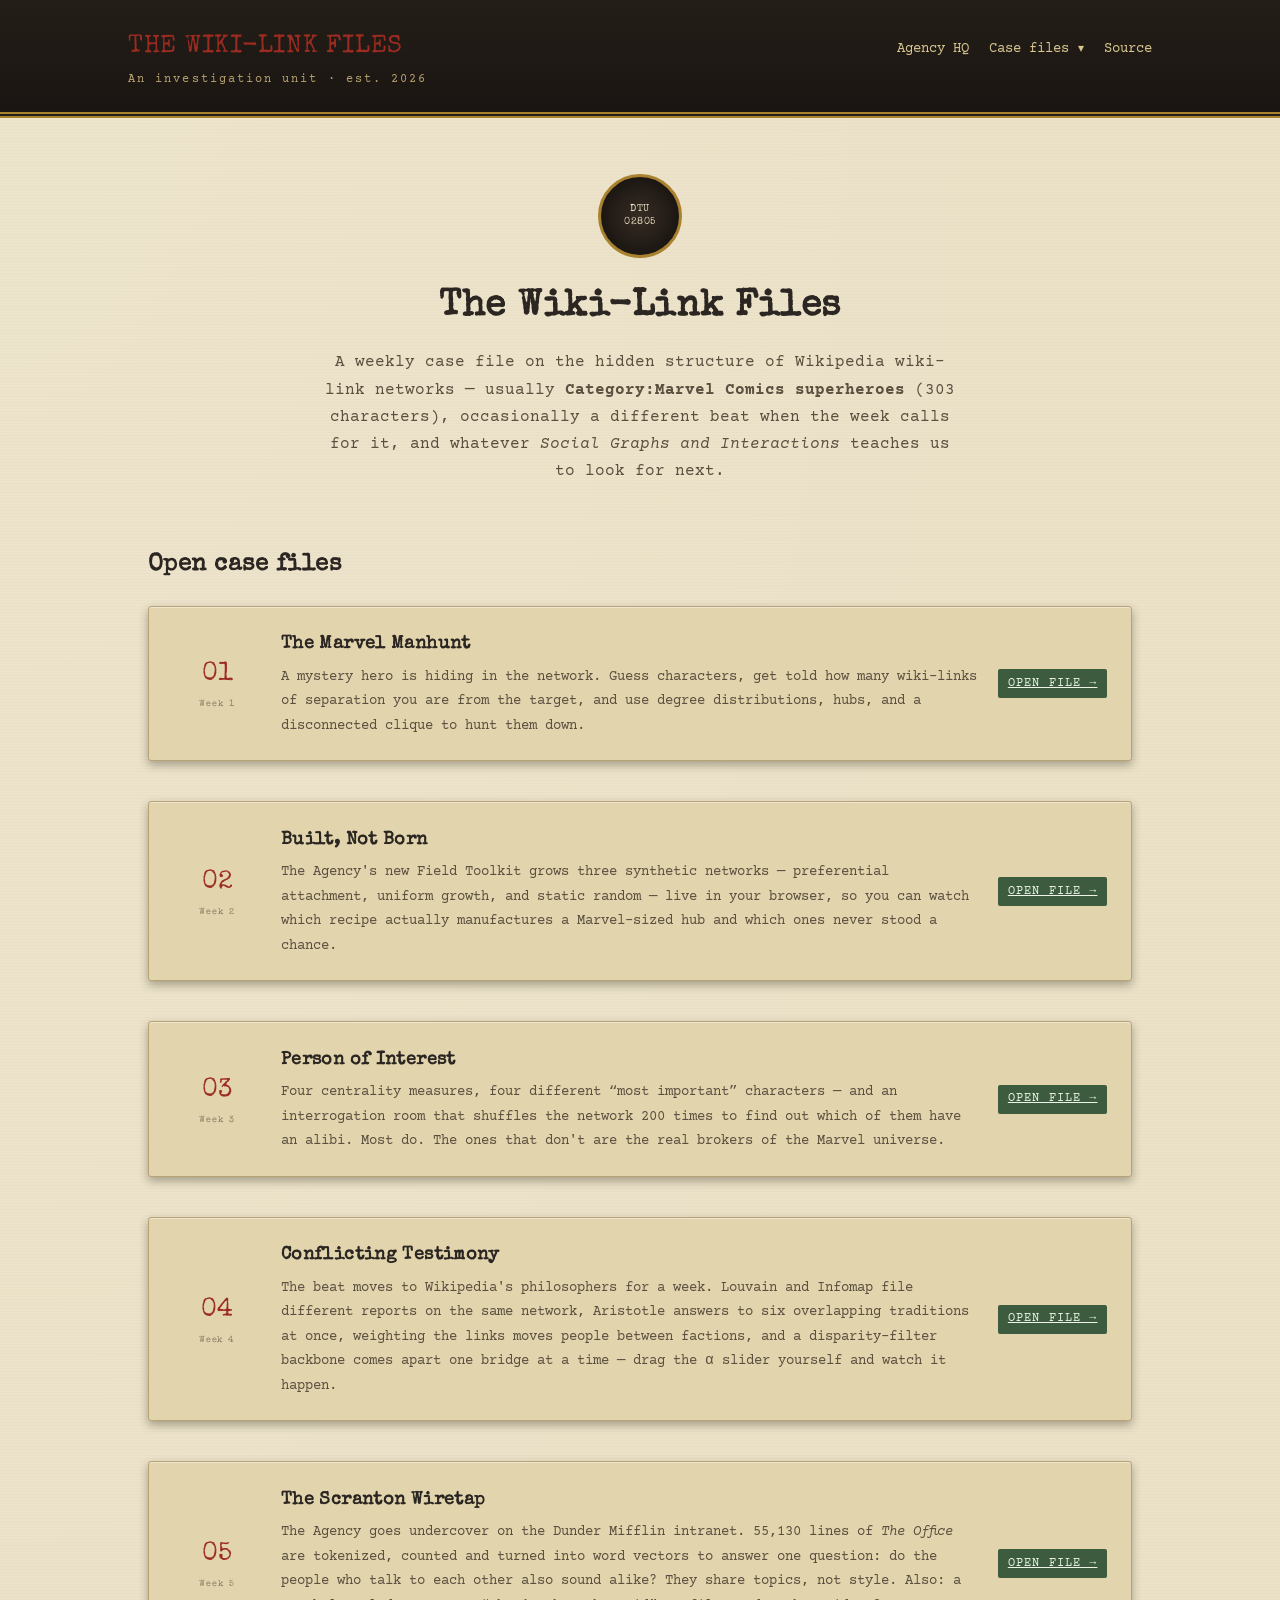
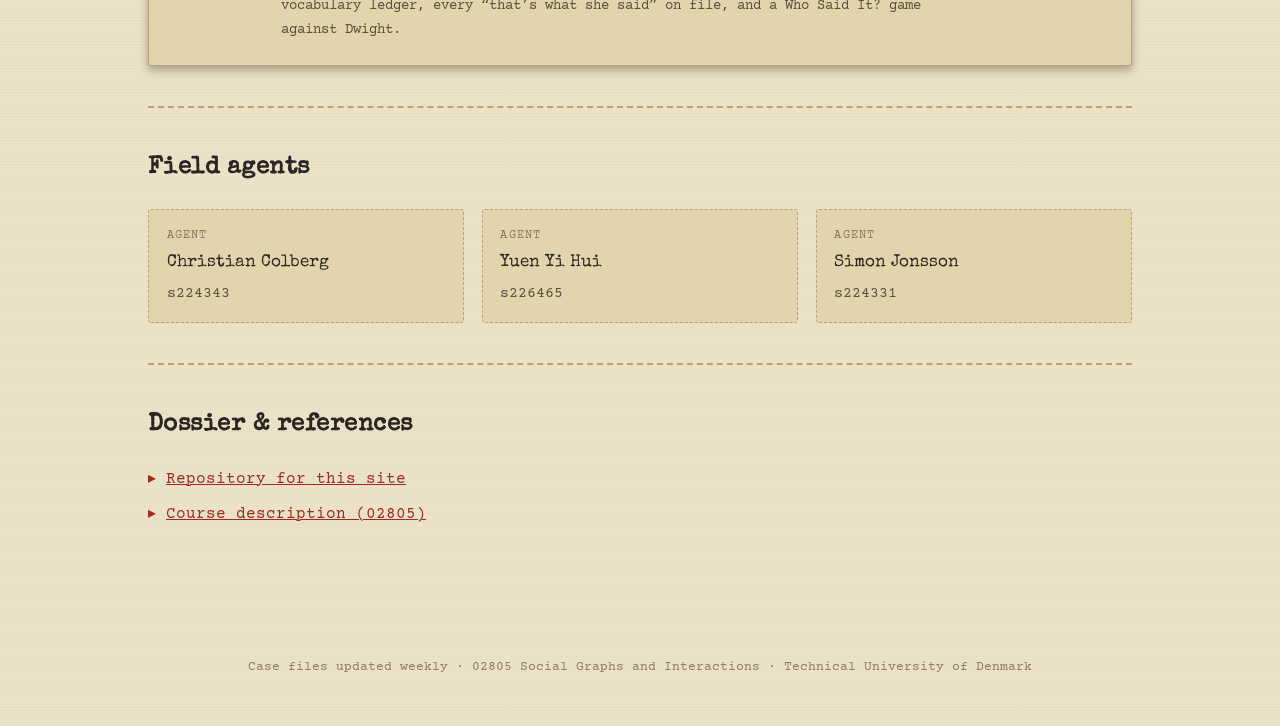
<file: index.html>
<!DOCTYPE html>
<html lang="en">
<head>
<meta charset="utf-8">
<meta name="viewport" content="width=device-width, initial-scale=1">
<title>The Wiki-Link Files — 02805 Group Project</title>
<meta name="description" content="An ongoing investigation into the Marvel wiki-link network. 02805 Social Graphs and Interactions, DTU.">
<link rel="stylesheet" href="assets/theme.css">
<style>
  .hero{
    text-align: center;
    padding: 1rem 0 2.5rem;
  }
  .hero h1{ font-size: 2.3rem; margin: 0 0 .6rem; }
  .hero p{ color: var(--ink-soft); max-width: 40rem; margin: 0 auto; }
  .agency-seal{
    width: 84px; height: 84px; margin: 0 auto 1.2rem;
    border: 3px solid var(--gold);
    border-radius: 50%;
    display: flex; align-items: center; justify-content: center;
    font-family: 'Special Elite', monospace;
    color: var(--paper);
    font-size: .62rem;
    text-align: center;
    line-height: 1.3;
    letter-spacing: .05em;
    background: radial-gradient(circle, #362c22, #1a1512 75%);
  }
  .case-list{ display: flex; flex-direction: column; gap: 1.25rem; }
  .case-row{
    display: grid;
    grid-template-columns: 5.5rem 1fr auto;
    gap: 1.25rem;
    align-items: center;
  }
  .case-row .num{
    font-family: 'Special Elite', monospace;
    font-size: 1.6rem;
    color: var(--red);
    text-align: center;
  }
  .case-row .num small{ display:block; font-size: .55rem; color: var(--ink-faint); letter-spacing: .1em; }
  .case-row h3{ margin: 0 0 .25rem; font-size: 1.15rem; }
  .case-row p{ margin: 0; color: var(--ink-soft); font-size: .9rem; }
  .case-status{
    font-size: .72rem;
    text-transform: uppercase;
    letter-spacing: .1em;
    padding: .3rem .6rem;
    border-radius: 2px;
    white-space: nowrap;
  }
  .case-status.open{ background: #3d5c3f; color: #eef5e8; }
  .case-status.pending{ background: #6e5238; color: #e9dcbe; }
  .roster{
    display: grid;
    grid-template-columns: repeat(auto-fit, minmax(15rem, 1fr));
    gap: 1.1rem;
  }
  .agent-card{
    background: var(--paper-alt);
    border: 1px dashed var(--line);
    padding: 1rem 1.1rem;
    border-radius: var(--radius);
  }
  .agent-card .role{ font-size: .75rem; text-transform: uppercase; letter-spacing: .1em; color: var(--ink-faint); }
  .agent-card .name{ font-family: 'Special Elite', monospace; font-size: 1.05rem; margin: .2rem 0; }
  .links-list{ padding-left: 0; list-style: none; }
  .links-list li{ margin-bottom: .5rem; }
  .links-list li::before{ content: "▸ "; color: var(--red); }
</style>
</head>
<body class="wlf">

<div class="wlf-masthead">
  <div class="wlf-masthead-inner">
    <a class="wlf-brand" href="index.html">THE WIKI-LINK FILES
      <small>An investigation unit &middot; est. 2026</small>
    </a>
    <nav class="wlf-nav">
      <a href="index.html">Agency HQ</a>
      <details class="wlf-cases">
        <summary>Case files</summary>
        <div class="wlf-cases-menu">
          <a href="posts/week1.html"><strong>Case No. 01</strong> The Marvel Manhunt</a>
          <a href="posts/week2.html"><strong>Case No. 02</strong> Built, Not Born</a>
          <a href="posts/week3.html"><strong>Case No. 03</strong> Person of Interest</a>
          <a href="posts/week4.html"><strong>Case No. 04</strong> Conflicting Testimony</a>
          <a href="posts/week5.html"><strong>Case No. 05</strong> The Scranton Wiretap</a>
        </div>
      </details>
      <a href="https://github.com/colberg00/colberg00.github.io">Source</a>
    </nav>
  </div>
</div>

<main class="wlf-main">

  <section class="hero">
    <div class="agency-seal">DTU<br>02805</div>
    <h1>The Wiki-Link Files</h1>
    <p>
      A weekly case file on the hidden structure of Wikipedia wiki-link networks &mdash; usually
      <strong>Category:Marvel Comics superheroes</strong> (303 characters), occasionally a different beat
      when the week calls for it, and whatever <em>Social Graphs and Interactions</em>
      teaches us to look for next.
    </p>
  </section>

  <h2>Open case files</h2>
  <div class="case-list">

    <div class="wlf-card">
      <div class="case-row">
        <div class="num">01<small>Week 1</small></div>
        <div>
          <h3>The Marvel Manhunt</h3>
          <p>
            A mystery hero is hiding in the network. Guess characters, get told how
            many wiki-links of separation you are from the target, and use degree
            distributions, hubs, and a disconnected clique to hunt them down.
          </p>
        </div>
        <a class="case-status open" href="posts/week1.html">Open file &rarr;</a>
      </div>
    </div>

    <div class="wlf-card">
      <div class="case-row">
        <div class="num">02<small>Week 2</small></div>
        <div>
          <h3>Built, Not Born</h3>
          <p>
            The Agency's new Field Toolkit grows three synthetic networks &mdash; preferential attachment,
            uniform growth, and static random &mdash; live in your browser, so you can watch which recipe
            actually manufactures a Marvel-sized hub and which ones never stood a chance.
          </p>
        </div>
        <a class="case-status open" href="posts/week2.html">Open file &rarr;</a>
      </div>
    </div>

    <div class="wlf-card">
      <div class="case-row">
        <div class="num">03<small>Week 3</small></div>
        <div>
          <h3>Person of Interest</h3>
          <p>
            Four centrality measures, four different &ldquo;most important&rdquo; characters &mdash; and an
            interrogation room that shuffles the network 200 times to find out which of them have an alibi.
            Most do. The ones that don't are the real brokers of the Marvel universe.
          </p>
        </div>
        <a class="case-status open" href="posts/week3.html">Open file &rarr;</a>
      </div>
    </div>

    <div class="wlf-card">
      <div class="case-row">
        <div class="num">04<small>Week 4</small></div>
        <div>
          <h3>Conflicting Testimony</h3>
          <p>
            The beat moves to Wikipedia's philosophers for a week. Louvain and Infomap file different reports on the
            same network, Aristotle answers to six overlapping traditions at once, weighting the links moves people
            between factions, and a disparity-filter backbone comes apart one bridge at a time &mdash; drag the
            &alpha; slider yourself and watch it happen.
          </p>
        </div>
        <a class="case-status open" href="posts/week4.html">Open file &rarr;</a>
      </div>
    </div>

    <div class="wlf-card">
      <div class="case-row">
        <div class="num">05<small>Week 5</small></div>
        <div>
          <h3>The Scranton Wiretap</h3>
          <p>
            The Agency goes undercover on the Dunder Mifflin intranet. 55,130 lines of <em>The Office</em> are tokenized,
            counted and turned into word vectors to answer one question: do the people who talk to each other also
            sound alike? They share topics, not style. Also: a vocabulary ledger, every &ldquo;that&rsquo;s what she said&rdquo;
            on file, and a Who Said It? game against Dwight.
          </p>
        </div>
        <a class="case-status open" href="posts/week5.html">Open file &rarr;</a>
      </div>
    </div>

  </div>

  <hr class="wlf-hr">

  <h2>Field agents</h2>
  <div class="roster">
    <div class="agent-card">
      <div class="role">Agent</div>
      <div class="name">Christian Colberg</div>
      <div class="wlf-muted">s224343</div>
    </div>
    <div class="agent-card">
      <div class="role">Agent</div>
      <div class="name">Yuen Yi Hui</div>
      <div class="wlf-muted">s226465</div>
    </div>
    <div class="agent-card">
      <div class="role">Agent</div>
      <div class="name">Simon Jonsson</div>
      <div class="wlf-muted">s224331</div>
    </div>
  </div>

  <hr class="wlf-hr">

  <h2>Dossier &amp; references</h2>
  <ul class="links-list">
    <li><a href="https://github.com/colberg00/colberg00.github.io">Repository for this site</a></li>
    <li><a href="https://kurser.dtu.dk/course/02805">Course description (02805)</a></li>
  </ul>

</main>

<footer class="wlf-footer">
  Case files updated weekly &middot; 02805 Social Graphs and Interactions &middot; Technical University of Denmark
</footer>

<script src="assets/nav.js"></script>
</body>
</html>
</file>
<file: assets/theme.css>
/* ============================================================
   THE WIKI-LINK FILES — shared case-file / detective-agency theme
   Used by index.html and every posts/*.html write-up.
   ============================================================ */

@import url('https://fonts.googleapis.com/css2?family=Special+Elite&family=Courier+Prime:wght@400;700&display=swap');

:root{
  --paper:        #ece2c8;
  --paper-alt:     #e2d5ae;
  --paper-dark:    #d3c193;
  --board:         #8a6a4b;
  --board-dark:    #6e5238;
  --ink:           #2b2622;
  --ink-soft:      #5b4f3f;
  --ink-faint:     #8a7a62;
  --red:           #9c2b21;
  --red-dark:      #7a1f17;
  --string:        #b3312c;
  --blue-tack:     #2f5e6b;
  --gold:          #a9822f;
  --line:          #b7a377;
  --shadow:        rgba(35, 28, 15, 0.35);
  --radius: 3px;
}

*{ box-sizing: border-box; }

html{ scroll-behavior: smooth; }

body.wlf{
  margin: 0;
  background:
    radial-gradient(ellipse at top left, rgba(255,255,255,0.08), transparent 60%),
    var(--paper);
  background-image:
    repeating-linear-gradient(0deg, rgba(0,0,0,0.015) 0px, rgba(0,0,0,0.015) 1px, transparent 1px, transparent 3px),
    radial-gradient(ellipse at top left, rgba(255,255,255,0.08), transparent 60%);
  color: var(--ink);
  font-family: 'Courier Prime', 'Courier New', monospace;
  line-height: 1.7;
  -webkit-font-smoothing: antialiased;
}

.wlf h1, .wlf h2, .wlf h3, .wlf .display{
  font-family: 'Special Elite', 'Courier New', monospace;
  letter-spacing: 0.02em;
  color: var(--ink);
}

.wlf a{ color: var(--red); text-decoration-thickness: 1px; }
.wlf a:hover{ color: var(--red-dark); }

/* ---------- masthead / nav ---------- */
.wlf-masthead{
  background: linear-gradient(180deg, #241e18, #1a1512);
  color: var(--paper);
  border-bottom: 6px double var(--gold);
  padding: 1.6rem 1.25rem 1.4rem;
}
.wlf-masthead-inner{
  max-width: 64rem;
  margin: 0 auto;
  display: flex;
  align-items: baseline;
  justify-content: space-between;
  flex-wrap: wrap;
  gap: .5rem 1.5rem;
}
.wlf-brand{
  font-family: 'Special Elite', monospace;
  font-size: 1.55rem;
  color: #f1e6c8;
  text-decoration: none;
  letter-spacing: .03em;
}
.wlf-brand small{
  display: block;
  font-family: 'Courier Prime', monospace;
  font-size: .72rem;
  color: #b8a26f;
  letter-spacing: .18em;
  margin-top: .15rem;
}
.wlf-nav{ display: flex; gap: 1.25rem; font-size: .85rem; align-items: baseline; }
.wlf-nav a{ color: #d8c691; text-decoration: none; border-bottom: 1px dotted transparent; }
.wlf-nav a:hover{ border-bottom-color: #d8c691; }

/* ---------- case-files dropdown ----------
   A native <details>, so it opens, closes and takes the keyboard without any
   script; assets/nav.js only adds click-outside and Escape. */
.wlf-cases{ position: relative; }
.wlf-cases > summary{
  color: #d8c691;
  cursor: pointer;
  list-style: none;
  border-bottom: 1px dotted transparent;
  user-select: none;
}
.wlf-cases > summary::-webkit-details-marker{ display: none; }
.wlf-cases > summary::after{ content: " \25BE"; font-size: .85em; margin-left: .15em; }
.wlf-cases[open] > summary::after{ content: " \25B4"; }
.wlf-cases > summary:hover,
.wlf-cases[open] > summary{ border-bottom-color: #d8c691; }
.wlf-cases > summary:focus-visible{ outline: 1px dotted #d8c691; outline-offset: 3px; }

.wlf-cases-menu{
  /* The nav sits at the right of the masthead, so the panel hangs from the
     trigger's right edge; when the nav wraps to the left on a narrow screen the
     media query below flips it. */
  position: absolute;
  top: calc(100% + .7rem);
  right: 0;
  z-index: 60;
  display: flex;
  flex-direction: column;
  min-width: 16.5rem;
  padding: .3rem 0;
  background: #1a1512;
  border: 1px solid var(--gold);
  border-radius: var(--radius);
  box-shadow: 0 10px 24px rgba(0,0,0,.5);
}
.wlf-cases-menu a{
  padding: .5rem .85rem;
  border-bottom: none;
  white-space: nowrap;
  color: #c9b78a;
}
.wlf-cases-menu a strong{
  font-family: 'Special Elite', monospace;
  font-weight: normal;
  color: #f1e6c8;
  margin-right: .35rem;
}
.wlf-cases-menu a:hover{ background: #2a2119; border-bottom: none; }
.wlf-cases-menu a.current{ background: #241d16; }
.wlf-cases-menu a.current strong{ color: var(--gold); }

@media (max-width: 34rem){
  .wlf-cases-menu{
    right: auto;
    left: 0;
    min-width: 15rem;
    max-width: calc(100vw - 2rem);
  }
  .wlf-cases-menu a{ white-space: normal; }
  .wlf-cases-menu a strong{ display: block; margin-right: 0; }
}

/* ---------- layout ---------- */
.wlf-main{ max-width: 64rem; margin: 0 auto; padding: 2.5rem 1.25rem 5rem; }
.wlf-board{
  background:
    repeating-linear-gradient(45deg, rgba(0,0,0,0.05) 0, rgba(0,0,0,0.05) 2px, transparent 2px, transparent 6px),
    var(--board);
  border-radius: 6px;
  box-shadow: inset 0 0 40px rgba(0,0,0,.45), 0 6px 18px var(--shadow);
  padding: 2rem 1.25rem;
  margin: 2.5rem 0;
}

/* ---------- folder / index cards ---------- */
.wlf-card{
  background: var(--paper-alt);
  border: 1px solid var(--line);
  border-radius: var(--radius);
  box-shadow: 0 4px 10px var(--shadow), 0 1px 0 rgba(255,255,255,.4) inset;
  padding: 1.4rem 1.5rem;
  position: relative;
}
.wlf-card + .wlf-card{ margin-top: 1.25rem; }
.wlf-pin{
  position: absolute;
  top: -10px; left: 50%;
  transform: translateX(-50%);
  width: 16px; height: 16px;
  border-radius: 50%;
  background: radial-gradient(circle at 35% 30%, #e35b52, var(--red-dark) 70%);
  box-shadow: 0 3px 4px rgba(0,0,0,.5);
}

/* ---------- stamps & tags ---------- */
.wlf-stamp{
  display: inline-block;
  font-family: 'Special Elite', monospace;
  color: var(--red);
  border: 3px solid var(--red);
  border-radius: 4px;
  padding: .15rem .6rem;
  transform: rotate(-4deg);
  text-transform: uppercase;
  letter-spacing: .08em;
  font-size: .8rem;
  opacity: .85;
}
.wlf-case-no{
  font-family: 'Special Elite', monospace;
  color: var(--ink-faint);
  font-size: .8rem;
  letter-spacing: .12em;
  text-transform: uppercase;
}

/* ---------- buttons ---------- */
.wlf-btn{
  font-family: 'Special Elite', monospace;
  background: var(--paper);
  border: 2px solid var(--ink);
  color: var(--ink);
  padding: .55rem 1.1rem;
  border-radius: 3px;
  cursor: pointer;
  font-size: .95rem;
  letter-spacing: .03em;
  transition: transform .08s ease, box-shadow .08s ease;
  box-shadow: 2px 2px 0 var(--ink);
}
.wlf-btn:hover{ background: var(--paper-alt); }
.wlf-btn:active{ transform: translate(2px,2px); box-shadow: none; }
.wlf-btn.primary{ background: var(--red); color: #fbf3dc; border-color: var(--red-dark); box-shadow: 2px 2px 0 var(--red-dark); }
.wlf-btn.primary:hover{ background: var(--red-dark); }
.wlf-btn:disabled{ opacity: .45; cursor: not-allowed; }

/* ---------- misc ---------- */
.wlf-hr{
  border: none;
  border-top: 2px dashed var(--line);
  margin: 2.5rem 0;
}
.wlf-muted{ color: var(--ink-soft); font-size: .92rem; }
.wlf-footer{
  text-align: center;
  padding: 2rem 1rem 3rem;
  color: var(--ink-faint);
  font-size: .82rem;
}
.wlf-mono-tight{ font-family: 'Courier Prime', monospace; }

::selection{ background: var(--gold); color: #241e18; }
</file>
